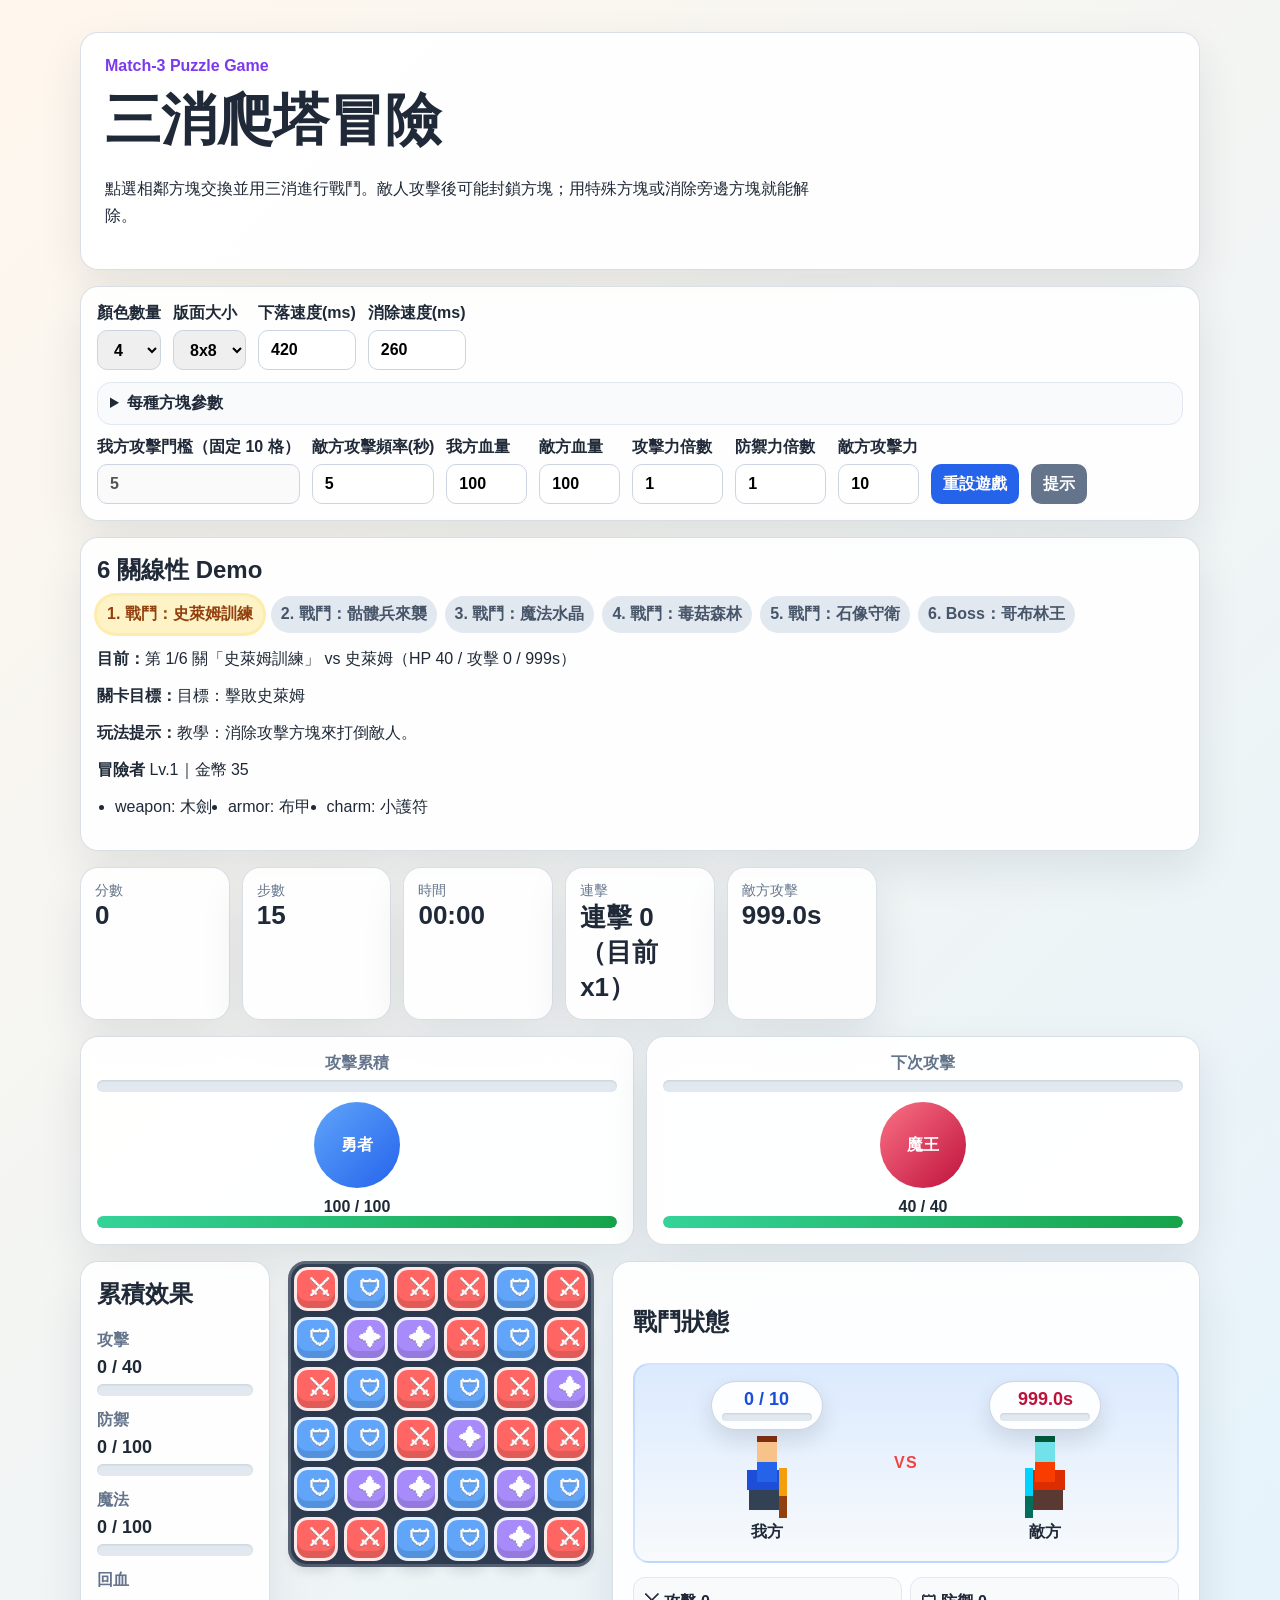
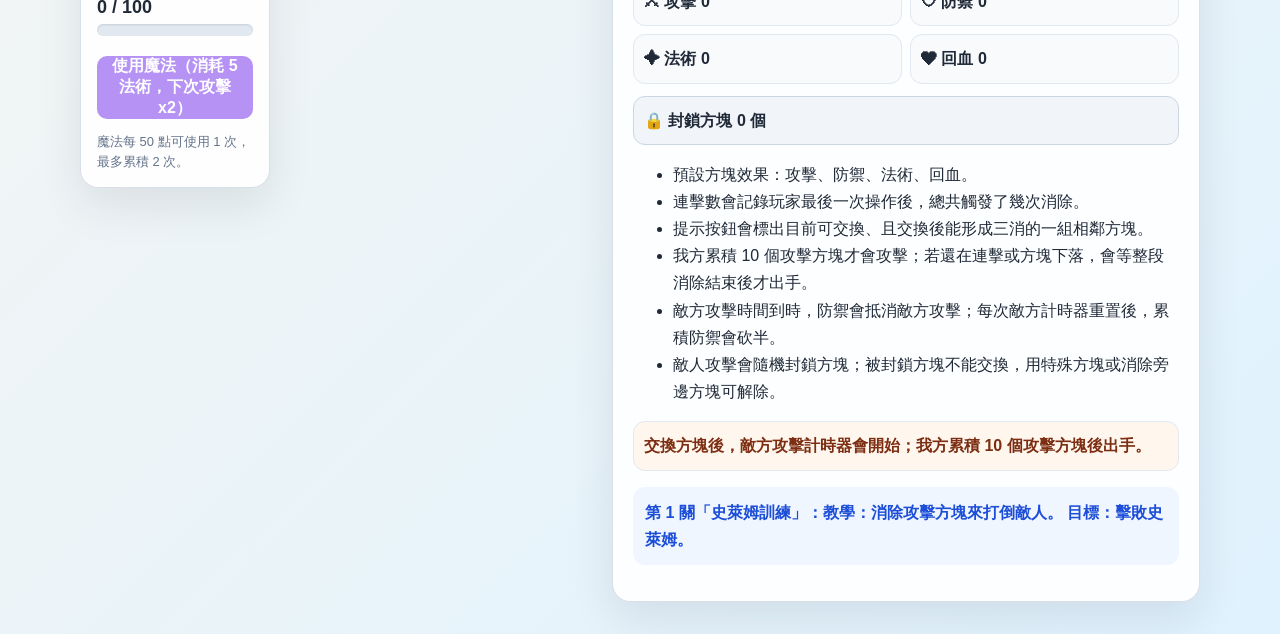
<file: index.html>
<!DOCTYPE html>
<html lang="zh-TW">
<head>
  <meta charset="UTF-8" />
  <meta name="viewport" content="width=device-width, initial-scale=1.0" />
  <title>簡易三消遊戲 Match-3</title>
  <link rel="stylesheet" href="./assets/match3.css" />
</head>
<body>
  <main class="app-shell">
    <section class="hero">
      <p class="eyebrow">Match-3 Puzzle Game</p>
      <h1>三消爬塔冒險</h1>
      <p class="subtitle">點選相鄰方塊交換並用三消進行戰鬥。敵人攻擊後可能封鎖方塊；用特殊方塊或消除旁邊方塊就能解除。</p>
    </section>

    <section class="panel controls" aria-label="遊戲設定">
      <label data-debug-option>顏色數量
        <select id="colorCount">
          <option value="3">3</option>
          <option value="4" selected>4</option>
          <option value="5">5</option>
          <option value="6">6</option>
        </select>
      </label>
      <label data-debug-option>版面大小
        <select id="boardSize">
          <option value="6">6x6</option>
          <option value="7">7x7</option>
          <option value="8" selected>8x8</option>
          <option value="9">9x9</option>
        </select>
      </label>
      <label data-debug-option>下落速度(ms)
        <input type="number" id="fallSpeed" value="420" min="120" max="1200" step="10" />
      </label>
      <label data-debug-option>消除速度(ms)
        <input type="number" id="clearSpeed" value="260" min="80" max="1000" step="10" />
      </label>
      <details class="block-settings">
        <summary>每種方塊參數</summary>
        <p>出現權重越高越常出現；消除速度會套用在該方塊的消除動畫。</p>
        <div id="blockSettings" class="block-settings-grid"></div>
      </details>
      <label data-debug-option>我方攻擊門檻（固定 10 格）
        <input type="number" id="attackInterval" value="5" min="1" max="30" step="1" disabled />
      </label>
      <label data-debug-option>敵方攻擊頻率(秒)
        <input type="number" id="enemyInterval" value="5" min="1" max="30" step="1" />
      </label>
      <label data-debug-option>我方血量
        <input type="number" id="playerMaxHpInput" value="100" min="1" max="999" step="1" />
      </label>
      <label data-debug-option>敵方血量
        <input type="number" id="enemyMaxHpInput" value="100" min="1" max="999" step="1" />
      </label>
      <label data-debug-option>攻擊力倍數
        <input type="number" id="attackMultiplier" value="1" min="0" max="99" step="0.1" />
      </label>
      <label data-debug-option>防禦力倍數
        <input type="number" id="defenseMultiplier" value="1" min="0" max="99" step="0.1" />
      </label>
      <label data-debug-option>敵方攻擊力
        <input type="number" id="enemyAttackPower" value="10" min="0" max="999" step="1" />
      </label>
      <button id="resetButton" type="button">重設遊戲</button>
      <button id="hintButton" type="button" class="secondary">提示</button>
    </section>

    <section id="runPanel" class="panel run-panel" aria-label="冒險路線"></section>

    <section class="stats" aria-label="遊戲狀態">
      <article><span>分數</span><strong id="score">0</strong></article>
      <article><span>步數</span><strong id="moves">30</strong></article>
      <article><span>時間</span><strong id="timer">00:00</strong></article>
      <article><span>連擊</span><strong id="combo">連擊 0</strong></article>
      <article class="stat-compact"><span>我方血量</span><strong id="playerHp">100/100</strong></article>
      <article class="stat-compact"><span>敵方血量</span><strong id="enemyHp">100/100</strong></article>
      <article class="stat-compact"><span>我方攻擊累積</span><strong id="playerAttackCountdown">0 / 10</strong></article>
      <article><span>敵方攻擊</span><strong id="enemyAttackCountdown">--</strong></article>
    </section>

    <section class="battle-panel" aria-label="戰鬥狀態">
      <article class="fighter-card">
        <div class="attack-countdown">
          <span>攻擊累積</span>
          <div class="bar"><span id="playerAttackBar"></span></div>
        </div>
        <div class="fighter-avatar">勇者</div>
        <strong id="playerHpText">100 / 100</strong>
        <div class="bar hp"><span id="playerHpBar"></span></div>
      </article>
      <article class="fighter-card enemy">
        <div class="attack-countdown">
          <span>下次攻擊</span>
          <div class="bar"><span id="enemyAttackBar"></span></div>
        </div>
        <div class="fighter-avatar">魔王</div>
        <strong id="enemyHpText">100 / 100</strong>
        <div class="bar hp"><span id="enemyHpBar"></span></div>
      </article>
    </section>

    <section class="game-layout">
      <aside class="panel accumulation-panel" aria-label="累積戰鬥效果">
        <h2>累積效果</h2>
        <div class="meter-row">
          <span>攻擊</span>
          <strong id="attackValue">0 / 100</strong>
          <div class="bar"><span id="attackMeter"></span></div>
        </div>
        <div class="meter-row">
          <span>防禦</span>
          <strong id="defenseValue">0 / 100</strong>
          <div class="bar"><span id="defenseMeter"></span></div>
        </div>
        <div class="meter-row">
          <span>魔法</span>
          <strong id="magicValue">0 / 100</strong>
          <div class="bar"><span id="magicMeter"></span></div>
        </div>
        <div class="meter-row">
          <span>回血</span>
          <strong id="healValue">0 / 100</strong>
          <div class="bar"><span id="healMeter"></span></div>
        </div>
        <button id="magicButton" type="button" class="magic-button">使用魔法（下次攻擊 x2）</button>
        <p class="meter-note">魔法每 50 點可使用 1 次，最多累積 2 次。</p>
      </aside>
      <div id="board" class="board" aria-label="三消遊戲棋盤"></div>
      <aside class="panel business-panel">
        <h2>戰鬥狀態</h2>
        <div class="battle-stage" aria-label="角色戰鬥展示">
          <div class="fighter hero-fighter">
            <div class="stage-countdown" aria-label="我方攻擊累積">
              <strong id="playerStageAttackCountdown">--</strong>
              <div class="bar"><span id="playerStageAttackBar"></span></div>
            </div>
            <div id="heroSprite" class="pixel-sprite hero-sprite" aria-label="我方像素角色"></div>
            <strong>我方</strong>
          </div>
          <div class="versus">VS</div>
          <div class="fighter enemy-fighter">
            <div class="stage-countdown" aria-label="敵方下次攻擊倒數">
              <strong id="enemyStageAttackCountdown">--</strong>
              <div class="bar"><span id="enemyStageAttackBar"></span></div>
            </div>
            <div id="enemySprite" class="pixel-sprite enemy-sprite" aria-label="敵方像素角色"></div>
            <strong>敵方</strong>
          </div>
        </div>
        <div class="effect-grid" aria-label="本輪累積效果">
          <span>⚔ 攻擊 <strong id="roundAttack">0</strong></span>
          <span>🛡 防禦 <strong id="roundDefense">0</strong></span>
          <span>✦ 法術 <strong id="roundSpell">0</strong></span>
          <span>❤ 回血 <strong id="roundHeal">0</strong></span>
        </div>
        <p class="locked-summary">🔒 封鎖方塊 <strong id="lockedCount">0</strong> 個</p>
        <ul>
          <li>預設方塊效果：攻擊、防禦、法術、回血。</li>
          <li>連擊數會記錄玩家最後一次操作後，總共觸發了幾次消除。</li>
          <li>提示按鈕會標出目前可交換、且交換後能形成三消的一組相鄰方塊。</li>
          <li>我方累積 10 個攻擊方塊才會攻擊；若還在連擊或方塊下落，會等整段消除結束後才出手。</li>
          <li>敵方攻擊時間到時，防禦會抵消敵方攻擊；每次敵方計時器重置後，累積防禦會砍半。</li>
          <li>敵人攻擊會隨機封鎖方塊；被封鎖方塊不能交換，用特殊方塊或消除旁邊方塊可解除。</li>
        </ul>
        <p id="battleLog" class="battle-log">尚未攻擊。</p>
        <p id="status" class="status">請交換相鄰方塊開始遊戲。</p>
      </aside>
    </section>
  </main>

  <script src="./assets/match3/config/block-types.js"></script>
  <script src="./assets/match3/core/logic.js"></script>
  <script src="./assets/match3/state/game-state.js"></script>
  <script src="./assets/match3/ui/render.js"></script>
  <script src="./assets/match3/systems/battle.js"></script>
  <script src="./assets/match3/main.js"></script>
</body>
</html>
</file>
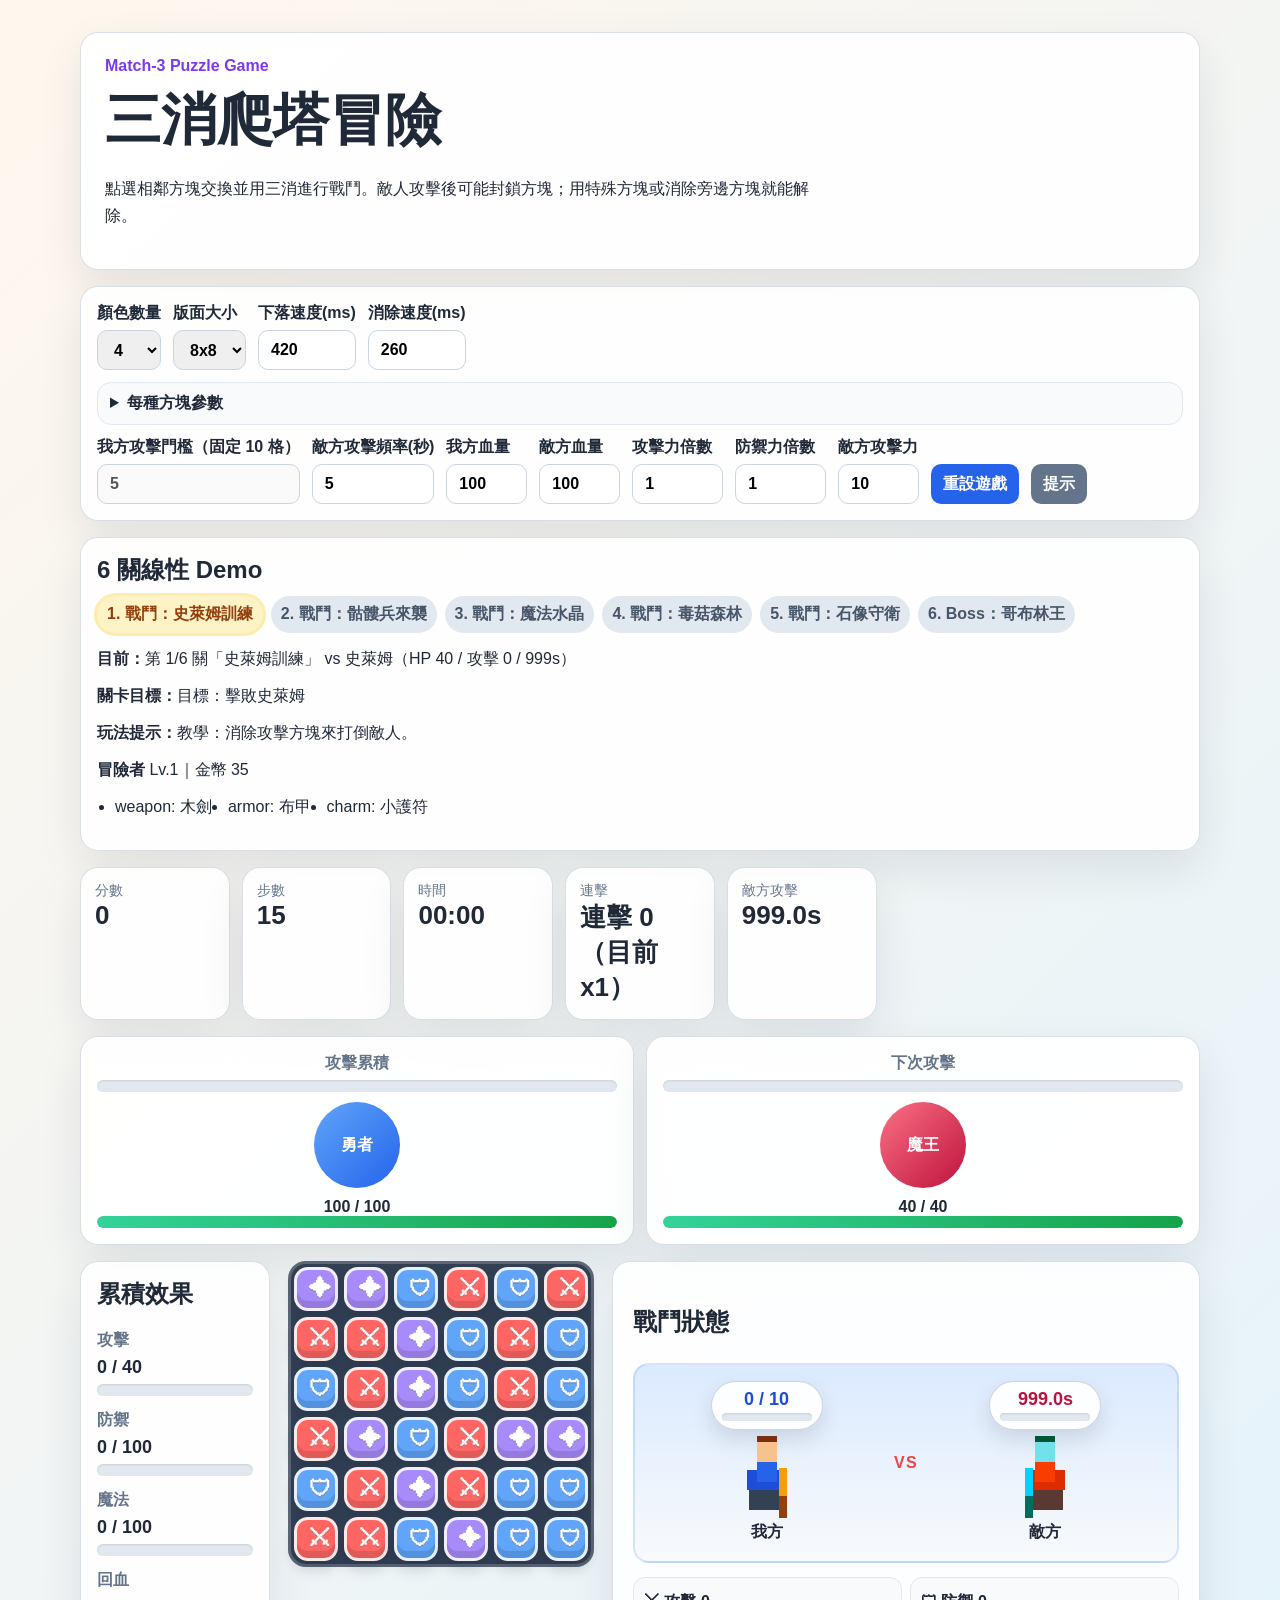
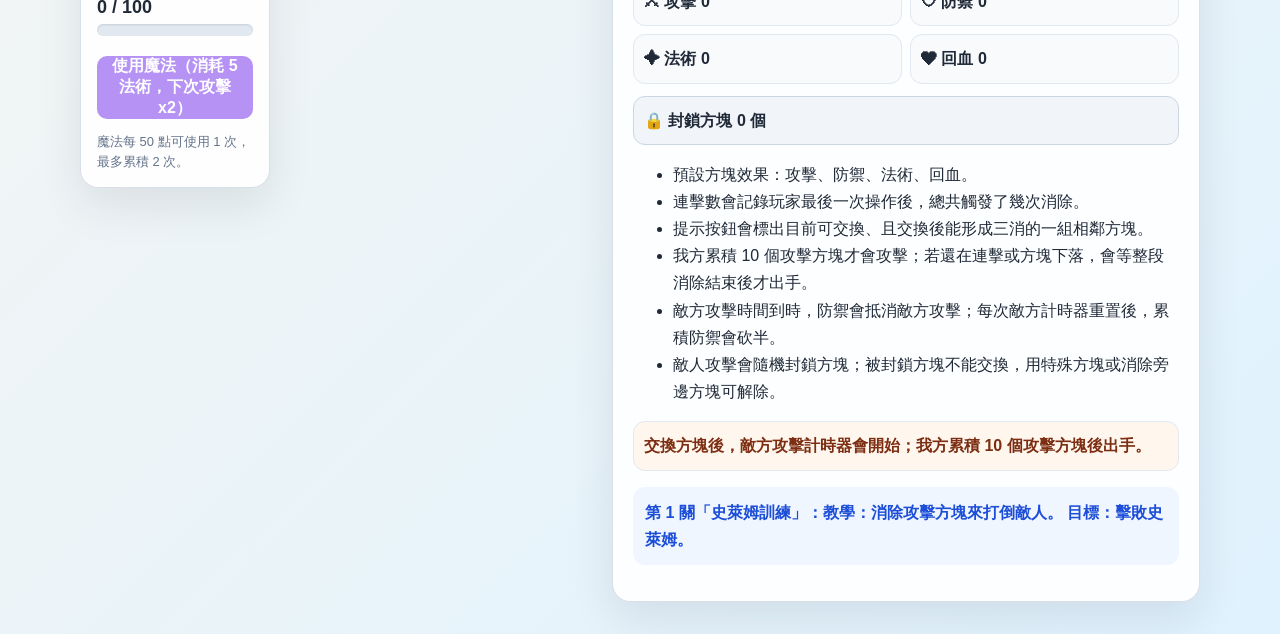
<file: match3.html>
<!DOCTYPE html>
<html lang="zh-TW">
<head>
  <meta charset="UTF-8" />
  <meta http-equiv="refresh" content="0; url=./index.html" />
  <title>前往 Match-3 遊戲</title>
  <script>window.location.replace('./index.html');</script>
</head>
<body>
  <p>正在前往遊戲首頁。如果沒有自動跳轉，請<a href="./index.html">點這裡</a>。</p>
</body>
</html>
</file>
<file: assets/match3.css>
:root {
  --cell-size: 44px;
  --gap: 6px;
  --fall-duration: 420ms;
  --clear-duration: 260ms;
}
* { box-sizing: border-box; }
body { margin: 0; font-family: Arial, "Noto Sans TC", sans-serif; background: linear-gradient(135deg, #fff7ed, #e0f2fe); color: #1f2937; }
.app-shell { width: min(1120px, calc(100vw - 32px)); margin: 0 auto; padding: 32px 0; }
.hero, .panel, .stats article { background: rgba(255,255,255,.9); border: 1px solid rgba(148,163,184,.35); border-radius: 18px; box-shadow: 0 18px 45px rgba(15,23,42,.09); }
.hero { padding: 24px; margin-bottom: 16px; }
.eyebrow { color: #7c3aed; font-weight: 700; margin: 0 0 8px; }
h1 { margin: 0; font-size: clamp(32px, 5vw, 56px); }
.subtitle { max-width: 720px; line-height: 1.7; }
.controls { display: flex; flex-wrap: wrap; align-items: end; gap: 12px; padding: 16px; margin-bottom: 16px; }
label { display: grid; gap: 6px; font-weight: 700; }
select, input, button { min-height: 40px; border-radius: 10px; border: 1px solid #cbd5e1; padding: 0 12px; font: inherit; }
button { background: #2563eb; color: white; border: 0; cursor: pointer; font-weight: 800; }
button.secondary { background: #64748b; }
button:disabled { opacity: .55; cursor: not-allowed; }
.block-settings { flex-basis: 100%; border: 1px solid #e2e8f0; border-radius: 14px; padding: 10px 12px; background: #f8fafc; }
.block-settings summary { cursor: pointer; font-weight: 900; }
.block-settings p { margin: 8px 0 12px; color: #64748b; font-size: 14px; }
.block-settings-grid { display: grid; grid-template-columns: repeat(auto-fit, minmax(190px, 1fr)); gap: 10px; }
.block-setting-card { display: grid; gap: 8px; padding: 10px; border-radius: 12px; background: white; border: 1px solid #e2e8f0; }
.block-setting-card strong { display: flex; align-items: center; gap: 8px; }
.block-setting-card label { font-size: 13px; }
.block-setting-card input { width: 100%; min-height: 34px; }
.stats { display: grid; grid-template-columns: repeat(auto-fit, minmax(110px, 1fr)); gap: 12px; margin-bottom: 16px; }
.stats article { padding: 14px; }
.stats span { display: block; color: #64748b; font-size: 14px; }
.stats strong { font-size: 26px; }
.game-layout { display: grid; grid-template-columns: max-content minmax(240px, 1fr); align-items: start; gap: 18px; }
.board { display: grid; grid-template-columns: repeat(var(--board-size), var(--cell-size)); gap: var(--gap); padding: var(--gap); background: #334155; border-radius: 18px; box-shadow: inset 0 0 0 3px rgba(255,255,255,.2); touch-action: manipulation; }
.cell { width: var(--cell-size); height: var(--cell-size); border-radius: 14px; border: 3px solid rgba(255,255,255,.85); cursor: pointer; box-shadow: inset 0 -7px 0 rgba(0,0,0,.12), 0 8px 14px rgba(15,23,42,.18); transition: border-color 120ms, box-shadow 120ms; animation-fill-mode: both; }
.cell.empty { visibility: hidden; pointer-events: none; }
.cell.selected { border-color: #111827; box-shadow: 0 0 0 4px #facc15, inset 0 -7px 0 rgba(0,0,0,.12); }
.cell.hint { animation: pulse 800ms ease-in-out 3; }
.cell.clearing { animation: clear var(--clear-duration) ease-out forwards; }
.cell.falling { animation: fall var(--fall-duration) cubic-bezier(.2,.9,.25,1) forwards; }
.cell.spawning { animation: spawn var(--fall-duration) cubic-bezier(.2,.9,.25,1) forwards; }
.business-panel { padding: 20px; line-height: 1.7; }
.status { padding: 12px; border-radius: 12px; background: #eff6ff; color: #1d4ed8; font-weight: 700; }
@keyframes clear { to { opacity: 0; transform: scale(.2) rotate(12deg); } }
@keyframes fall { from { transform: translateY(var(--from-y)); } to { transform: translateY(0); } }
@keyframes spawn { from { opacity: 0; transform: translateY(var(--from-y)) scale(.75); } to { opacity: 1; transform: translateY(0) scale(1); } }
@keyframes pulse { 50% { transform: scale(1.15); box-shadow: 0 0 0 5px #fde68a, inset 0 -7px 0 rgba(0,0,0,.12); } }
@media (max-width: 820px) { :root { --cell-size: 36px; --gap: 4px; } .game-layout { grid-template-columns: 1fr; } .stats { grid-template-columns: repeat(2, 1fr); } .board { margin: 0 auto; } }
.battle-panel { display: grid; grid-template-columns: repeat(2, minmax(220px, 1fr)); gap: 12px; margin-bottom: 16px; }
.fighter-card { background: rgba(255,255,255,.92); border: 1px solid rgba(148,163,184,.35); border-radius: 18px; box-shadow: 0 18px 45px rgba(15,23,42,.09); padding: 16px; text-align: center; }
.fighter-avatar { width: 86px; height: 86px; border-radius: 999px; display: grid; place-items: center; margin: 10px auto; background: linear-gradient(135deg, #60a5fa, #2563eb); color: white; font-weight: 900; }
.fighter-card.enemy .fighter-avatar { background: linear-gradient(135deg, #fb7185, #be123c); }
.attack-countdown { display: grid; gap: 6px; color: #64748b; font-weight: 800; }
.bar { height: 12px; overflow: hidden; border-radius: 999px; background: #e2e8f0; box-shadow: inset 0 1px 2px rgba(15,23,42,.12); }
.bar span { display: block; width: 0%; height: 100%; border-radius: inherit; background: linear-gradient(90deg, #38bdf8, #2563eb); transition: width 180ms linear; }
.bar.hp span { width: 100%; background: linear-gradient(90deg, #34d399, #16a34a); }
.game-layout { grid-template-columns: 190px max-content minmax(240px, 1fr); }
.accumulation-panel { padding: 16px; }
.accumulation-panel h2 { margin-top: 0; }
.meter-row { display: grid; gap: 6px; margin-bottom: 14px; }
.meter-row span { color: #64748b; font-weight: 800; }
.meter-row strong { font-size: 18px; }
#attackMeter { background: linear-gradient(90deg, #fb923c, #ef4444); }
#defenseMeter { background: linear-gradient(90deg, #93c5fd, #2563eb); }
#magicMeter { background: linear-gradient(90deg, #c084fc, #7c3aed); }
#healMeter { background: linear-gradient(90deg, #86efac, #16a34a); }
.magic-button { width: 100%; min-height: 44px; margin-top: 6px; background: #7c3aed; }
.meter-note { margin-bottom: 0; color: #64748b; font-size: 13px; line-height: 1.5; }
.stats { grid-template-columns: repeat(7, minmax(96px, 1fr)); }
.cell { position: relative; display: grid; place-items: center; font-size: 22px; text-shadow: 0 2px 0 rgba(0,0,0,.18); }
.cell-icon { pointer-events: none; filter: drop-shadow(0 2px 0 rgba(255,255,255,.22)); }
.battle-stage { display: grid; grid-template-columns: 1fr auto 1fr; align-items: end; gap: 12px; padding: 16px; margin-bottom: 14px; border-radius: 16px; background: linear-gradient(#dbeafe, #f8fafc); border: 2px solid rgba(59,130,246,.18); }
.fighter { display: grid; justify-items: center; gap: 8px; font-weight: 800; }
.stage-countdown { width: 112px; padding: 8px 10px; border-radius: 999px; background: rgba(255,255,255,.92); border: 1px solid rgba(148,163,184,.45); box-shadow: 0 10px 22px rgba(15,23,42,.12); text-align: center; color: #1d4ed8; }
.stage-countdown strong { display: block; margin-bottom: 5px; font-size: 18px; line-height: 1; }
.stage-countdown .bar { height: 8px; }
.enemy-fighter .stage-countdown { color: #be123c; }
.enemy-fighter .stage-countdown .bar span { background: linear-gradient(90deg, #fb7185, #be123c); }
.versus { align-self: center; color: #ef4444; font-weight: 900; letter-spacing: .08em; }
.pixel-sprite { position: relative; width: 54px; height: 72px; image-rendering: pixelated; animation: idle-bob 900ms steps(2, end) infinite; }
.pixel-sprite::before { content: ''; position: absolute; left: 17px; top: 4px; width: 20px; height: 20px; background: #f8c38a; box-shadow: 0 20px 0 #2563eb, -10px 28px 0 #1d4ed8, 10px 28px 0 #1d4ed8, -8px 48px 0 #334155, 8px 48px 0 #334155, 0 -6px 0 #7c2d12; }
.pixel-sprite::after { content: ''; position: absolute; left: 39px; top: 30px; width: 8px; height: 28px; background: #f59e0b; transform-origin: top center; box-shadow: 0 22px 0 #92400e; }
.enemy-sprite { transform: scaleX(-1); filter: hue-rotate(145deg) saturate(1.2); animation-name: enemy-idle-bob; }
.hero-sprite.attacking { animation: hero-attack 520ms steps(3, end); }
.enemy-sprite.attacking { animation: enemy-attack 520ms steps(3, end); }
.hero-sprite.attacking::after, .enemy-sprite.attacking::after { transform: rotate(-55deg); }
.effect-grid { display: grid; grid-template-columns: repeat(2, minmax(120px, 1fr)); gap: 8px; margin-bottom: 12px; }
.effect-grid span, .battle-log { border-radius: 12px; background: #f8fafc; border: 1px solid #e2e8f0; padding: 10px; font-weight: 700; }
.battle-log { color: #7c2d12; background: #fff7ed; }
@keyframes idle-bob { 50% { transform: translateY(-3px); } }
@keyframes enemy-idle-bob { 0%, 100% { transform: scaleX(-1) translateY(0); } 50% { transform: scaleX(-1) translateY(-3px); } }
@keyframes hero-attack { 50% { transform: translateX(18px); } }
@keyframes enemy-attack { 0%, 100% { transform: scaleX(-1) translateX(0); } 50% { transform: scaleX(-1) translateX(18px); } }
@media (max-width: 980px) { .stats { grid-template-columns: repeat(3, 1fr); } }
@media (max-width: 820px) { .battle-panel, .game-layout { grid-template-columns: 1fr; } .accumulation-panel { order: -1; } .stats { grid-template-columns: repeat(2, 1fr); } .effect-grid { grid-template-columns: 1fr; } }

.cell.special { border-color: #fff7ed; box-shadow: inset 0 -7px 0 rgba(0,0,0,.12), 0 0 0 3px rgba(250,204,21,.8), 0 10px 18px rgba(15,23,42,.22); overflow: hidden; }
.cell.special::before { content: ''; position: absolute; inset: -35%; background: conic-gradient(from 0deg, transparent, rgba(255,255,255,.72), transparent 32%); animation: special-spin 1.8s linear infinite; }
.cell.special-color { background: conic-gradient(#FF6663, #60A5FA, #A78BFA, #34D399, #FEB144, #FF6663) !important; }
.special-icon { position: absolute; right: 2px; bottom: 0; display: grid; place-items: center; width: 18px; height: 18px; border-radius: 999px; background: rgba(17,24,39,.82); color: white; font-size: 12px; line-height: 1; z-index: 1; }
.cell-icon { position: relative; z-index: 1; }
@keyframes special-spin { to { transform: rotate(360deg); } }
.damage-popup {
  position: absolute;
  top: -20px;
  left: 50%;
  z-index: 3;
  pointer-events: none;
  transform: translateX(-50%);
  color: #dc2626;
  font-size: 22px;
  font-weight: 900;
  text-shadow: 0 2px 0 #fff, 0 0 8px rgba(255,255,255,.9);
  animation: damage-float 900ms ease-out forwards;
}
.damage-popup.heal { color: #16a34a; }
@keyframes damage-float {
  from { opacity: 0; transform: translate(-50%, 8px) scale(.85); }
  20% { opacity: 1; transform: translate(-50%, 0) scale(1.15); }
  to { opacity: 0; transform: translate(-50%, -34px) scale(1); }
}
.fighter { position: relative; }
.run-panel { margin-bottom: 16px; padding: 16px; }
.run-panel h2 { margin: 0 0 10px; }
.route-list { display: flex; flex-wrap: wrap; gap: 8px; margin-bottom: 10px; }
.route-node { padding: 8px 10px; border-radius: 999px; background: #e2e8f0; color: #475569; font-weight: 800; }
.route-node.current { background: #fef3c7; color: #92400e; box-shadow: 0 0 0 3px rgba(250,204,21,.35); }
.route-node.done { background: #dcfce7; color: #166534; }
.gear-list { display: flex; flex-wrap: wrap; gap: 8px 16px; padding-left: 18px; }
.run-actions { display: flex; flex-wrap: wrap; gap: 8px; margin-top: 12px; }
.run-actions button { background: #7c3aed; }
.run-actions button[data-next-node] { background: #2563eb; }
.cell.locked {
  cursor: not-allowed;
  border-color: #0f172a;
  filter: grayscale(.35) brightness(.8);
  box-shadow: inset 0 -7px 0 rgba(0,0,0,.2), 0 0 0 4px rgba(15,23,42,.55), 0 10px 18px rgba(15,23,42,.26);
  animation: lock-pulse 1.15s ease-in-out infinite;
}
.cell.locked::after {
  content: '🔒';
  position: absolute;
  inset: 0;
  display: grid;
  place-items: center;
  border-radius: inherit;
  background: repeating-linear-gradient(135deg, rgba(15,23,42,.42) 0 6px, rgba(255,255,255,.14) 6px 12px);
  color: #f8fafc;
  font-size: 20px;
  text-shadow: 0 2px 3px rgba(0,0,0,.75);
  z-index: 2;
}
.locked-summary { margin: 0 0 12px; padding: 10px; border-radius: 12px; background: #f1f5f9; border: 1px solid #cbd5e1; font-weight: 800; }
.stat-compact { display: none; }
@keyframes lock-pulse { 50% { transform: scale(.96); box-shadow: inset 0 -7px 0 rgba(0,0,0,.2), 0 0 0 5px rgba(59,130,246,.45); } }
</file>
